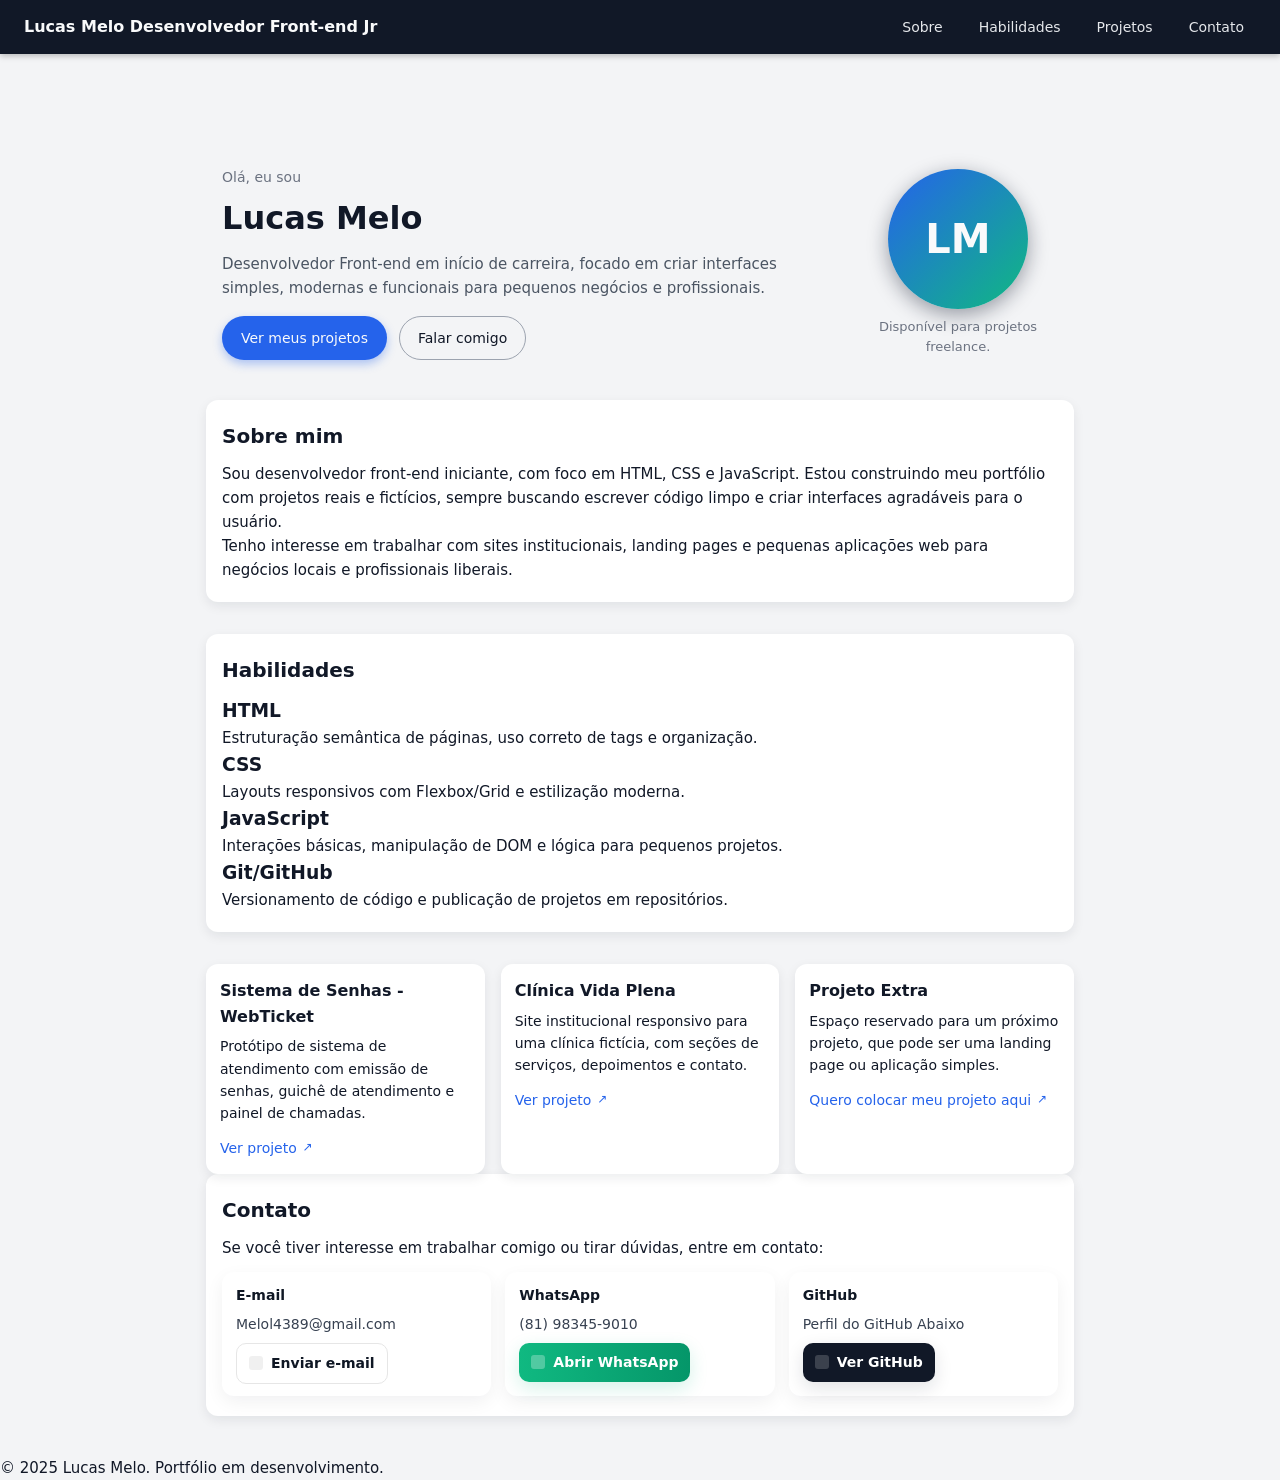
<file: Index.html>
<!DOCTYPE html>
<html lang="pt-BR">
<head>
  <meta charset="UTF-8" />
  <title>Lucas Melo - Desenvolvedor Front-end Jr</title>

  <meta name="viewport" content="width=device-width, initial-scale=1.0" />
  <meta
    name="description"
    content="Portfólio de Lucas Melo, Desenvolvedor Front-end Jr focado em HTML, CSS e JavaScript. Criação de sites institucionais, landing pages e pequenos projetos web."
  />

  <link rel="preconnect" href="https://fonts.googleapis.com" />
  <link rel="preconnect" href="https://fonts.gstatic.com" crossorigin />
  <link
    href="https://fonts.googleapis.com/css2?family=Poppins:wght@300;400;500;600;700&display=swap"
    rel="stylesheet"
  />

  <link rel="stylesheet" href="style.css" />
</head>
<body>
  <header class="topo">
    <div class="topo-esquerda">
      <div class="marca">
        <span class="marca-nome">Lucas Melo</span>
        <span class="marca-role">Desenvolvedor Front-end Jr</span>
      </div>
    </div>

    <nav class="menu">
      <a href="#sobre" class="menu-link">Sobre</a>
      <a href="#habilidades" class="menu-link">Habilidades</a>
      <a href="#projetos" class="menu-link">Projetos</a>
      <a href="#contato" class="menu-link">Contato</a>
    </nav>
  </header>

  <main>
    <!-- HERO -->
    <section class="hero">
      <div class="hero-texto">
        <p class="hero-saudacao">Olá, eu sou</p>
        <h1>Lucas Melo</h1>
        <p class="hero-subtitulo">
          Desenvolvedor Front-end em início de carreira, focado em criar interfaces
          simples, modernas e funcionais para pequenos negócios e profissionais.
        </p>
        <div class="hero-botoes">
          <a href="#projetos" class="btn-principal">Ver meus projetos</a>
          <a href="#contato" class="btn-secundario">Falar comigo</a>
        </div>
      </div>

      <div class="hero-foto">
        <div class="hero-avatar">
          <span>LM</span>
        </div>
        <p class="hero-legenda">Disponível para projetos freelance.</p>
      </div>
    </section>

    <!-- SOBRE -->
    <section id="sobre" class="secao">
      <h2>Sobre mim</h2>
      <p>
        Sou desenvolvedor front-end iniciante, com foco em HTML, CSS e JavaScript.
        Estou construindo meu portfólio com projetos reais e fictícios, sempre buscando
        escrever código limpo e criar interfaces agradáveis para o usuário.
      </p>
      <p>
        Tenho interesse em trabalhar com sites institucionais, landing pages e
        pequenas aplicações web para negócios locais e profissionais liberais.
      </p>
    </section>

    <!-- HABILIDADES -->
    <section id="habilidades" class="secao">
      <h2>Habilidades</h2>
      <div class="grade-habilidades">
        <article class="habilidade">
          <h3>HTML</h3>
          <p>Estruturação semântica de páginas, uso correto de tags e organização.</p>
        </article>
        <article class="habilidade">
          <h3>CSS</h3>
          <p>Layouts responsivos com Flexbox/Grid e estilização moderna.</p>
        </article>
        <article class="habilidade">
          <h3>JavaScript</h3>
          <p>Interações básicas, manipulação de DOM e lógica para pequenos projetos.</p>
        </article>
        <article class="habilidade">
          <h3>Git/GitHub</h3>
          <p>Versionamento de código e publicação de projetos em repositórios.</p>
        </article>
      </div>
    </section>

    <!-- PROJETOS -->
   <div class="grade-projetos">
  <article class="projeto">
    <h3>Sistema de Senhas - WebTicket</h3>
    <p>
      Protótipo de sistema de atendimento com emissão de senhas, guichê de
      atendimento e painel de chamadas.
    </p>
    <a
      href="web_ticket/index.html"
      class="projeto-link"
      target="_blank"
      rel="noopener noreferrer"
    >
      Ver projeto
    </a>
  </article>

  <article class="projeto">
    <h3>Clínica Vida Plena</h3>
    <p>
      Site institucional responsivo para uma clínica fictícia, com seções de
      serviços, depoimentos e contato.
    </p>
    <a
      href="clinica-vida-plena/index.html"
      class="projeto-link"
      target="_blank"
      rel="noopener noreferrer"
    >
      Ver projeto
    </a>
  </article>

  <article class="projeto">
    <h3>Projeto Extra</h3>
    <p>
      Espaço reservado para um próximo projeto, que pode ser uma landing page
      ou aplicação simples.
    </p>
    <a href="#contato" class="projeto-link">Quero colocar meu projeto aqui</a>
  </article>
</div>


    <!-- CONTATO -->
    <section id="contato" class="secao">
      <h2>Contato</h2>
      <p>Se você tiver interesse em trabalhar comigo ou tirar dúvidas, entre em contato:</p>

      <div class="contato-info">
        <div>
          <strong>E-mail</strong>
          <p>Melol4389@gmail.com</p>
          <a class="contato-link email" href="mailto:Melol4389@gmail.com">Enviar e-mail</a>
        </div>

        <div>
          <strong>WhatsApp</strong>
          <p>(81) 98345-9010</p>
          <a
            class="contato-link whatsapp"
            href="https://wa.me/5581983459010?text=Olá,%20gostaria%20de%20saber%20sobre%20seus%20serviços"
            target="_blank"
            rel="noopener noreferrer"
          >
            Abrir WhatsApp
          </a>
        </div>

        <div>
          <strong>GitHub</strong>
          <p>Perfil do GitHub Abaixo</p>
          <a
            class="contato-link github"
            href="https://github.com/scarx03"
            target="_blank"
            rel="noopener noreferrer"
          >
            Ver GitHub
          </a>
        </div>
      </div>
    </section>
  </main>

  <footer class="rodape">
    <p>© 2025 Lucas Melo. Portfólio em desenvolvimento.</p>
  </footer>
</body>
</html>
</file>
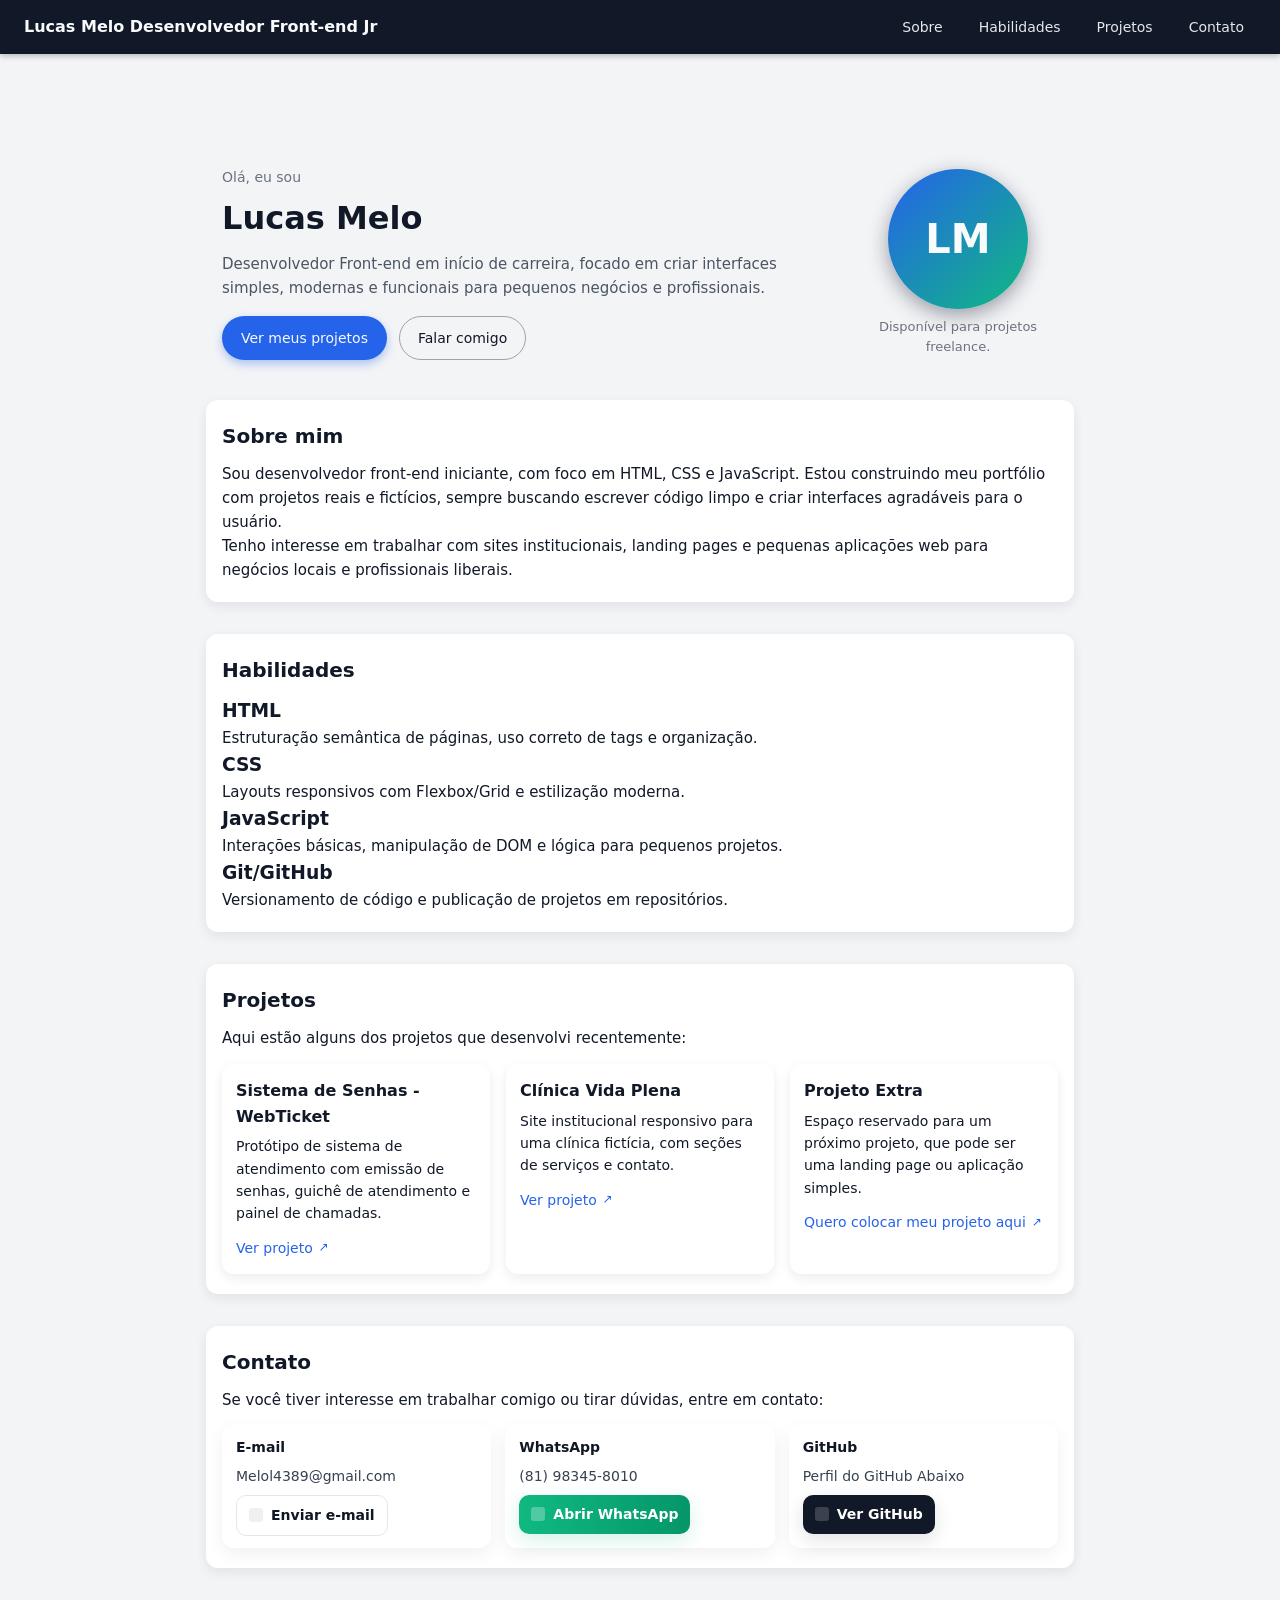
<file: index.html>
<!DOCTYPE html>
<html lang="pt-BR">
<head>
  <meta charset="UTF-8" />
  <title>Lucas Melo - Desenvolvedor Front-end Jr</title>

  <meta name="viewport" content="width=device-width, initial-scale=1.0" />
  <meta
    name="description"
    content="Portfólio de Lucas Melo, Desenvolvedor Front-end Jr focado em HTML, CSS e JavaScript. Criação de sites institucionais, landing pages e pequenos projetos web."
  />

  <link rel="preconnect" href="https://fonts.googleapis.com" />
  <link rel="preconnect" href="https://fonts.gstatic.com" crossorigin />
  <link
    href="https://fonts.googleapis.com/css2?family=Poppins:wght@300;400;500;600;700&display=swap"
    rel="stylesheet"
  />

  <link rel="stylesheet" href="style.css" />
</head>
<body>
  <header class="topo">
    <div class="topo-esquerda">
      <div class="marca">
        <span class="marca-nome">Lucas Melo</span>
        <span class="marca-role">Desenvolvedor Front-end Jr</span>
      </div>
    </div>

    <nav class="menu">
      <a href="#sobre" class="menu-link">Sobre</a>
      <a href="#habilidades" class="menu-link">Habilidades</a>
      <a href="#projetos" class="menu-link">Projetos</a>
      <a href="#contato" class="menu-link">Contato</a>
    </nav>
  </header>

  <main>
    <!-- HERO -->
    <section class="hero">
      <div class="hero-texto">
        <p class="hero-saudacao">Olá, eu sou</p>
        <h1>Lucas Melo</h1>
        <p class="hero-subtitulo">
          Desenvolvedor Front-end em início de carreira, focado em criar interfaces
          simples, modernas e funcionais para pequenos negócios e profissionais.
        </p>
        <div class="hero-botoes">
          <a href="#projetos" class="btn-principal">Ver meus projetos</a>
          <a href="#contato" class="btn-secundario">Falar comigo</a>
        </div>
      </div>

      <div class="hero-foto">
        <div class="hero-avatar">
          <span>LM</span>
        </div>
        <p class="hero-legenda">Disponível para projetos freelance.</p>
      </div>
    </section>

    <!-- SOBRE -->
    <section id="sobre" class="secao">
      <h2>Sobre mim</h2>
      <p>
        Sou desenvolvedor front-end iniciante, com foco em HTML, CSS e JavaScript.
        Estou construindo meu portfólio com projetos reais e fictícios, sempre buscando
        escrever código limpo e criar interfaces agradáveis para o usuário.
      </p>
      <p>
        Tenho interesse em trabalhar com sites institucionais, landing pages e
        pequenas aplicações web para negócios locais e profissionais liberais.
      </p>
    </section>

    <!-- HABILIDADES -->
    <section id="habilidades" class="secao">
      <h2>Habilidades</h2>
      <div class="grade-habilidades">
        <article class="habilidade">
          <h3>HTML</h3>
          <p>Estruturação semântica de páginas, uso correto de tags e organização.</p>
        </article>
        <article class="habilidade">
          <h3>CSS</h3>
          <p>Layouts responsivos com Flexbox/Grid e estilização moderna.</p>
        </article>
        <article class="habilidade">
          <h3>JavaScript</h3>
          <p>Interações básicas, manipulação de DOM e lógica para pequenos projetos.</p>
        </article>
        <article class="habilidade">
          <h3>Git/GitHub</h3>
          <p>Versionamento de código e publicação de projetos em repositórios.</p>
        </article>
      </div>
    </section>

        <!-- PROJETOS -->
    <section id="projetos" class="secao">
      <h2>Projetos</h2>
      <p>Aqui estão alguns dos projetos que desenvolvi recentemente:</p>

      <div class="grade-projetos">
        <!-- Projeto: Sistema de Senhas - WebTicket -->
        <article class="projeto">
          <h3>Sistema de Senhas - WebTicket</h3>
          <p>
            Protótipo de sistema de atendimento com emissão de senhas, guichê de
            atendimento e painel de chamadas.
          </p>
          <a
            href="web_ticket/index.html"
            class="projeto-link"
            target="_blank"
            rel="noopener noreferrer"
          >
            Ver projeto
          </a>
        </article>

        <!-- Projeto: Clínica Vida Plena -->
        <article class="projeto">
          <h3>Clínica Vida Plena</h3>
          <p>
            Site institucional responsivo para uma clínica fictícia, com seções de
            serviços e contato.
          </p>
          <a
            href="clinica-vida-plena/index.html"
            class="projeto-link"
            target="_blank"
            rel="noopener noreferrer"
          >
            Ver projeto
          </a>
        </article>

        <!-- Projeto Extra -->
        <article class="projeto">
          <h3>Projeto Extra</h3>
          <p>
            Espaço reservado para um próximo projeto, que pode ser uma landing page
            ou aplicação simples.
          </p>
          <a href="#contato" class="projeto-link">Quero colocar meu projeto aqui</a>
        </article>
      </div>
    </section>



    <!-- CONTATO -->
    <section id="contato" class="secao">
      <h2>Contato</h2>
      <p>Se você tiver interesse em trabalhar comigo ou tirar dúvidas, entre em contato:</p>

      <div class="contato-info">
        <div>
          <strong>E-mail</strong>
          <p>Melol4389@gmail.com</p>
          <a class="contato-link email" href="mailto:Melol4389@gmail.com">Enviar e-mail</a>
        </div>

        <div>
          <strong>WhatsApp</strong>
          <p>(81) 98345-8010</p>
          <a
            class="contato-link whatsapp"
            href="https://wa.me/5581983458010?text=Olá,%20gostaria%20de%20saber%20sobre%20seus%20serviços"
            target="_blank"
            rel="noopener noreferrer"
          >
            Abrir WhatsApp
          </a>
        </div>

        <div>
          <strong>GitHub</strong>
          <p>Perfil do GitHub Abaixo</p>
          <a
            class="contato-link github"
            href="https://github.com/scarx03"
            target="_blank"
            rel="noopener noreferrer"
          >
            Ver GitHub
          </a>
        </div>
      </div>
    </section>
  </main>

  <footer class="rodape">
    <p>© 2025 Lucas Melo. Portfólio em desenvolvimento.</p>
  </footer>
</body>
</html>
</file>
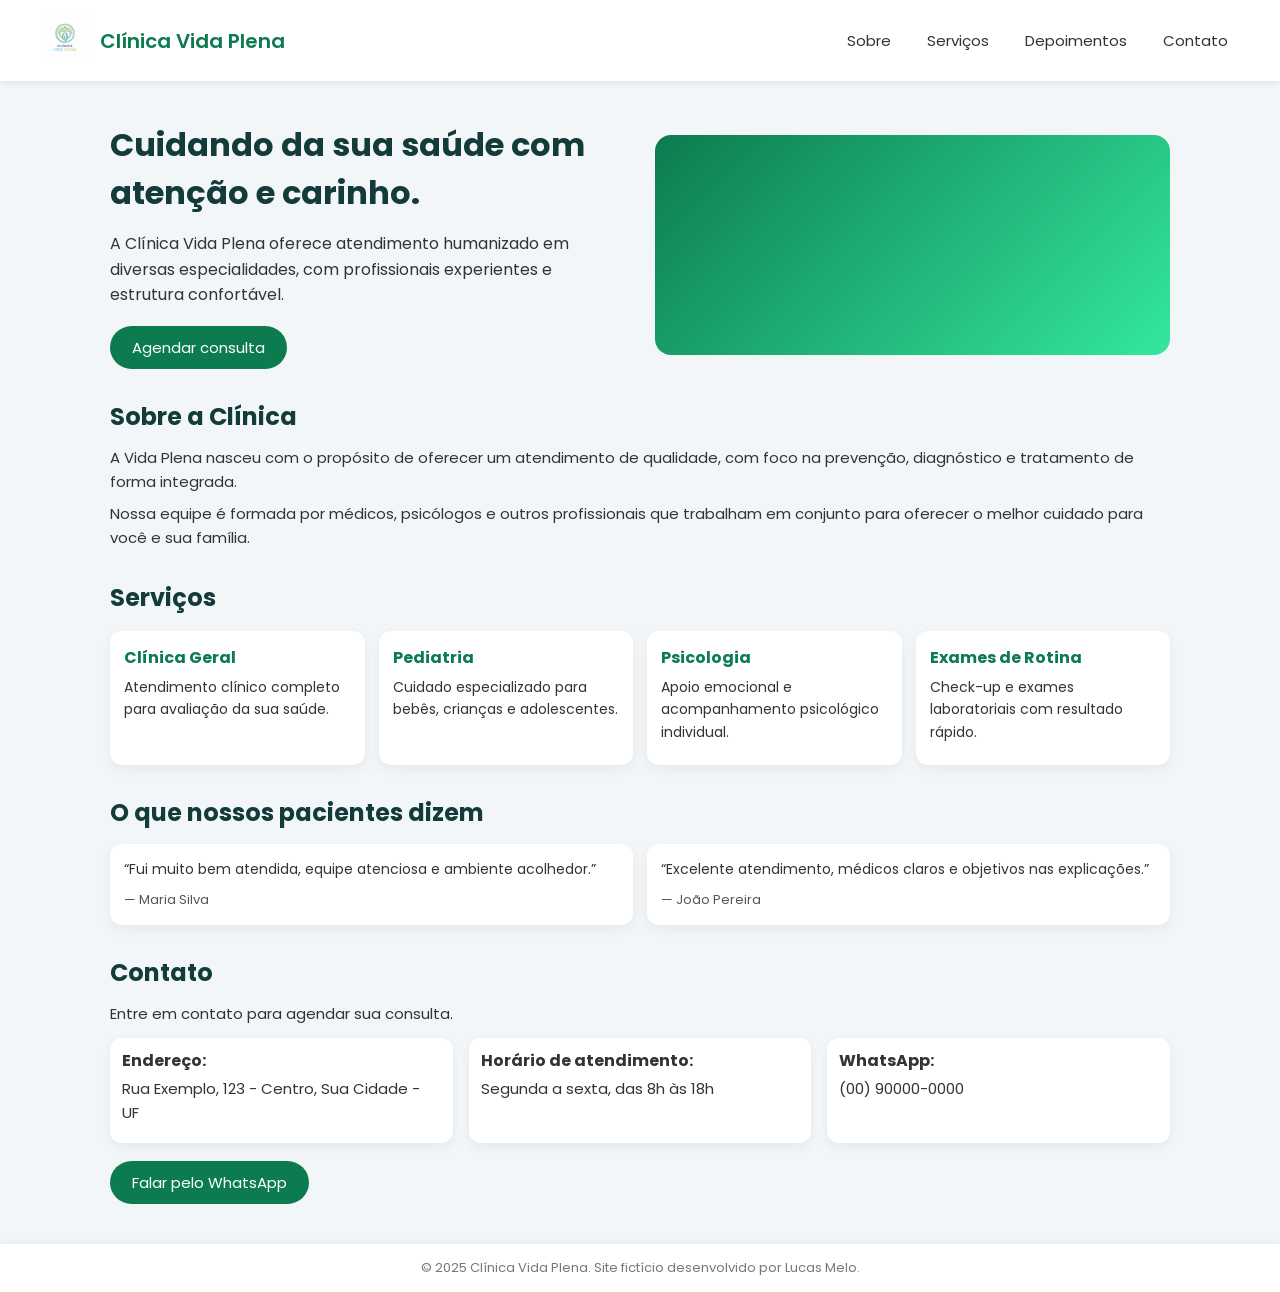
<file: clinica-vida-plena/index.html>
<!DOCTYPE html>
<html lang="pt-BR">
<head>
  <meta charset="UTF-8">
  <title>Clínica Vida Plena - Cuidando da sua Saúde</title>

  <meta name="viewport" content="width=device-width, initial-scale=1.0">

  <link rel="preconnect" href="https://fonts.googleapis.com">
  <link rel="preconnect" href="https://fonts.gstatic.com" crossorigin>
  <link href="https://fonts.googleapis.com/css2?family=Poppins:wght@300;400;500;600&display=swap" rel="stylesheet">

  <!-- APENAS UM CSS -->
  <link rel="stylesheet" href="style.css">
</head>
<body>
  <header class="topo">
    <div class="topo-esquerda">
      <div class="logo">
        <img src="logo.png" alt="Logo da Clínica Vida Plena">
      </div>
      <div class="logo-texto">
        <span>Clínica Vida Plena</span>
      </div>    
    </div>

    <nav class="menu">
      <a href="#sobre" class="menu-link">Sobre</a>
      <a href="#servicos" class="menu-link">Serviços</a>
      <a href="#depoimentos" class="menu-link">Depoimentos</a>
      <a href="#contato" class="menu-link">Contato</a>
    </nav>
  </header>

  <main>
    <!-- HERO -->
    <section class="hero">
      <div class="hero-texto">
        <h1>Cuidando da sua saúde com atenção e carinho.</h1>
        <p>
          A Clínica Vida Plena oferece atendimento humanizado em diversas especialidades,
          com profissionais experientes e estrutura confortável.
        </p>
        <a href="#contato" class="btn-principal">Agendar consulta</a>
      </div>
      <div class="hero-imagem">
        <!-- depois você coloca uma imagem ou ilustração -->
      </div>
    </section>

    <!-- SOBRE -->
    <section id="sobre" class="secao">
      <h2>Sobre a Clínica</h2>
      <p>
        A Vida Plena nasceu com o propósito de oferecer um atendimento de qualidade,
        com foco na prevenção, diagnóstico e tratamento de forma integrada.
      </p>
      <p>
        Nossa equipe é formada por médicos, psicólogos e outros profissionais que
        trabalham em conjunto para oferecer o melhor cuidado para você e sua família.
      </p>
    </section>

    <!-- SERVIÇOS -->
    <section id="servicos" class="secao">
      <h2>Serviços</h2>
      <div class="grade-servicos">
        <article class="servico">
          <h3>Clínica Geral</h3>
          <p>Atendimento clínico completo para avaliação da sua saúde.</p>
        </article>
        <article class="servico">
          <h3>Pediatria</h3>
          <p>Cuidado especializado para bebês, crianças e adolescentes.</p>
        </article>
        <article class="servico">
          <h3>Psicologia</h3>
          <p>Apoio emocional e acompanhamento psicológico individual.</p>
        </article>
        <article class="servico">
          <h3>Exames de Rotina</h3>
          <p>Check-up e exames laboratoriais com resultado rápido.</p>
        </article>
      </div>
    </section>

    <!-- DEPOIMENTOS -->
    <section id="depoimentos" class="secao">
      <h2>O que nossos pacientes dizem</h2>
      <div class="lista-depoimentos">
        <article class="depoimento">
          <p>“Fui muito bem atendida, equipe atenciosa e ambiente acolhedor.”</p>
          <span>— Maria Silva</span>
        </article>
        <article class="depoimento">
          <p>“Excelente atendimento, médicos claros e objetivos nas explicações.”</p>
          <span>— João Pereira</span>
        </article>
      </div>
    </section>

    <!-- CONTATO -->
    <section id="contato" class="secao">
      <h2>Contato</h2>
      <p>Entre em contato para agendar sua consulta.</p>
      <div class="contato-info">
        <div>
          <strong>Endereço:</strong>
          <p>Rua Exemplo, 123 - Centro, Sua Cidade - UF</p>
        </div>
        <div>
          <strong>Horário de atendimento:</strong>
          <p>Segunda a sexta, das 8h às 18h</p>
        </div>
        <div>
          <strong>WhatsApp:</strong>
          <p>(00) 90000-0000</p>
        </div>
      </div>
      <a href="https://wa.me/5500000000000?text=Olá,%20gostaria%20de%20agendar%20uma%20consulta." class="btn-principal">
        Falar pelo WhatsApp
      </a>
    </section>
  </main>

  <footer class="rodape">
    <p>© 2025 Clínica Vida Plena. Site fictício desenvolvido por Lucas Melo.</p>
  </footer>
</body>
</html>
</file>
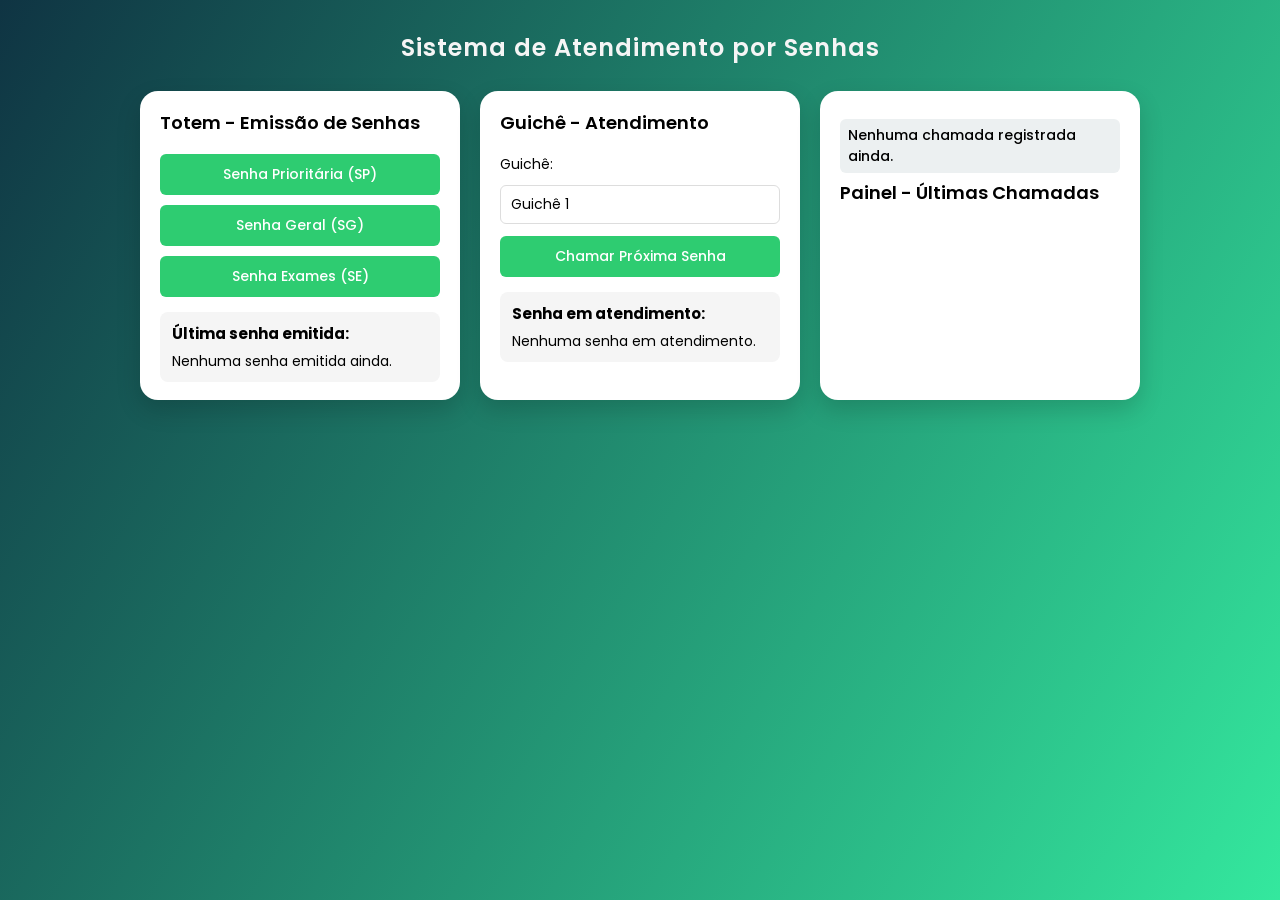
<file: web_ticket/Index.html>
<!DOCTYPE html>
<html lang="pt-BR">

<head>
  <meta charset="UTF-8">
  <title>Sistema de Senhas - Protótipo Frontend</title>

  <!-- ISSO AQUI É O QUE FALTAVA -->
  <meta name="viewport" content="width=device-width, initial-scale=1.0">

  <link rel="preconnect" href="https://fonts.googleapis.com">
  <link rel="preconnect" href="https://fonts.gstatic.com" crossorigin>
  <link href="https://fonts.googleapis.com/css2?family=Poppins:wght@300;400;500;600&display=swap" rel="stylesheet">
  <link rel="stylesheet" href="style.css">
</head>

<body>
  <h1>Sistema de Atendimento por Senhas</h1>

  <div class="container">

    <!-- Emissão de Senhas -->
    <section class="card">
      <h2>Totem - Emissão de Senhas</h2>
      <button onclick="emitirSenha('SP')">Senha Prioritária (SP)</button>
      <button onclick="emitirSenha('SG')">Senha Geral (SG)</button>
      <button onclick="emitirSenha('SE')">Senha Exames (SE)</button>  

      <div class="output">
        <h3>Última senha emitida:</h3>
        <p id="ultimaSenhaEmitida">Nenhuma senha emitida ainda.</p>
      </div>
    </section>

    <!-- Atendimento -->
    <section class="card">
      <h2>Guichê - Atendimento</h2>
      <label for="guiche">Guichê:</label>
      <input id="guiche" type="text" value="Guichê 1">

      <button onclick="chamarProximaSenha()">Chamar Próxima Senha</button>

      <div class="output">
        <h3>Senha em atendimento:</h3>
        <p id="senhaEmAtendimento">Nenhuma senha em atendimento.</p>
      </div>
    </section>

    <!-- Painel -->
    <section class="card">
      <ul id="listaPainel">
       <li>Nenhuma chamada registrada ainda.</li>
     </ul>
       <h2>Painel - Últimas Chamadas</h2>
      <ul id="listaPainel">
        <!-- Historico -->
      </ul>
    </section>

  </div>

  <script src="script.js"></script>
</body>
</html>
</file>
<file: style.css>
/* BASE / RESET SIMPLES */
* {
  box-sizing: border-box;
  margin: 0;
  padding: 0;
}

body {
  font-family: system-ui, -apple-system, BlinkMacSystemFont, "Segoe UI", sans-serif;
  background-color: #f3f4f6;
  color: #111827;
  line-height: 1.6;
}

/* Limitar largura do conteúdo */
main {
  max-width: 900px;
  margin: 80px auto 40px auto;
  padding: 0 16px;
}

h2 {
  font-size: 20px;
  margin-bottom: 10px;
  color: #111827;
  font-weight: 600;
}

p,
li {
  font-size: 15px;
}

/* TOPO / HEADER */
.topo {
  position: sticky;
  top: 0;
  z-index: 10;
  width: 100%;
  background-color: #111827;
  color: #f9fafb;
  display: flex;
  justify-content: space-between;
  align-items: center;
  padding: 10px 24px;
  box-shadow: 0 2px 6px rgba(0, 0, 0, 0.25);
}

.marca {
  font-size: 16px;
  font-weight: 600;
}

/* MENU */
.menu {
  display: flex;
  align-items: center;
  gap: 12px;
}

.menu a {
  text-decoration: none;
  color: #e5e7eb;
  font-size: 14px;
  padding: 6px 12px;
  border-radius: 999px;
  transition: background 0.15s ease, color 0.15s ease, transform 0.08s ease;
}

.menu a:hover {
  background-color: #e5e7eb;
  color: #111827;
  transform: translateY(-1px);
}

/* SEÇÕES GERAIS */
.secao {
  margin-bottom: 32px;
  padding: 20px 16px;
  background-color: #ffffff;
  border-radius: 12px;
  box-shadow: 0 4px 12px rgba(15, 23, 42, 0.08);
}

/* Sobre */
.sobre p {
  margin-bottom: 8px;
}

/* Serviços */
.servicos ul {
  list-style: disc;
  padding-left: 20px;
}

.servicos li {
  margin-bottom: 6px;
}

/* Contato base (listas antigas, se ainda tiver) */
.contato ul {
  list-style: none;
  padding-left: 0;
}

.contato li {
  margin-bottom: 6px;
}

.contato a {
  color: #2563eb;
  text-decoration: none;
}

.contato a:hover {
  text-decoration: underline;
}

/* HERO */
.hero {
  display: flex;
  justify-content: space-between;
  align-items: center;
  gap: 32px;
  padding: 32px 16px 40px 16px;
}

.hero-texto {
  flex: 1;
}

.hero-saudacao {
  font-size: 14px;
  color: #6b7280;
  margin-bottom: 4px;
}

.hero h1 {
  font-size: 32px;
  margin-bottom: 8px;
}

.hero-subtitulo {
  font-size: 15px;
  color: #4b5563;
  margin-bottom: 16px;
}

.hero-botoes {
  display: flex;
  gap: 12px;
  flex-wrap: wrap;
}

/* BOTÕES PRINCIPAIS */
.btn-principal,
.btn-secundario {
  display: inline-block;
  padding: 10px 18px;
  border-radius: 999px;
  font-size: 14px;
  font-weight: 500;
  text-decoration: none;
  border: 1px solid transparent;
  cursor: pointer;
  transition: background 0.15s ease, color 0.15s ease, transform 0.08s ease,
    box-shadow 0.15s ease;
}

/* Botão principal – destaque */
.btn-principal {
  background-color: #2563eb;
  color: #f9fafb;
  box-shadow: 0 4px 10px rgba(37, 99, 235, 0.35);
}

.btn-principal:hover {
  background-color: #1d4ed8;
  transform: translateY(-1px);
  box-shadow: 0 6px 18px rgba(37, 99, 235, 0.45);
}

/* Botão secundário – contorno */
.btn-secundario {
  background-color: transparent;
  color: #111827;
  border-color: #9ca3af;
}

.btn-secundario:hover {
  background-color: #e5e7eb;
  transform: translateY(-1px);
}

/* HERO FOTO */
.hero-foto {
  flex: 0 0 200px;
  display: flex;
  flex-direction: column;
  align-items: center;
  gap: 8px;
}

.hero-avatar {
  width: 140px;
  height: 140px;
  border-radius: 999px;
  background: linear-gradient(135deg, #2563eb, #10b981);
  display: flex;
  align-items: center;
  justify-content: center;
  color: #f9fafb;
  font-size: 40px;
  font-weight: 600;
  box-shadow: 0 6px 20px rgba(15, 23, 42, 0.4);
}

.hero-legenda {
  font-size: 13px;
  color: #6b7280;
  text-align: center;
}

/* PROJETOS */
.grade-projetos {
  display: grid;
  grid-template-columns: repeat(auto-fit, minmax(260px, 1fr));
  gap: 16px;
  margin-top: 14px;
}

.projeto {
  background-color: #ffffff;
  border-radius: 12px;
  padding: 14px;
  box-shadow: 0 4px 12px rgba(15, 23, 42, 0.08);
}

.projeto h3 {
  font-size: 16px;
  margin-bottom: 6px;
}

.projeto p {
  font-size: 14px;
  margin-bottom: 10px;
}

.projeto-link {
  display: inline-flex;
  align-items: center;
  gap: 6px;
  font-size: 14px;
  color: #2563eb;
  text-decoration: none;
  font-weight: 500;
}

.projeto-link::after {
  content: "↗";
  font-size: 12px;
}

.projeto-link:hover {
  text-decoration: underline;
}

/* ========== CONTATO - BOTÕES E LINKS ========== */

/* Container das infos (cartões) */
.contato-info {
  display: flex;
  flex-wrap: wrap;
  gap: 14px;
  margin-top: 12px;
}

/* Cada cartão de contato */
.contato-info > div {
  background: #ffffff;
  padding: 12px 14px;
  border-radius: 12px;
  box-shadow: 0 6px 18px rgba(15, 23, 42, 0.06);
  min-width: 200px;
  flex: 1 1 240px;
}

/* Título do item (E-mail / WhatsApp / GitHub) */
.contato-info strong {
  display: block;
  margin-bottom: 6px;
  color: #0f1724;
  font-size: 14px;
}

/* Texto do contato */
.contato-info p {
  margin: 0 0 8px 0;
  color: #374151;
  font-size: 14px;
}

/* Botões/links estilosos dentro do contato */
.contato-link {
  display: inline-flex;
  gap: 8px;
  align-items: center;
  text-decoration: none;
  padding: 8px 12px;
  border-radius: 10px;
  font-weight: 600;
  font-size: 14px;
  cursor: pointer;
  transition: background 0.12s ease, transform 0.08s ease,
    box-shadow 0.12s ease;
}

/* WhatsApp - botão verde */
.contato-link.whatsapp {
  background: linear-gradient(90deg, #10b981, #059669);
  color: #fff;
  box-shadow: 0 6px 18px rgba(16, 185, 129, 0.18);
}

.contato-link.whatsapp:hover {
  transform: translateY(-2px);
  box-shadow: 0 10px 28px rgba(16, 185, 129, 0.22);
}

/* Email - botão com contorno */
.contato-link.email {
  background: transparent;
  color: #0f1724;
  border: 1px solid #e6e6e6;
}

.contato-link.email:hover {
  background: #f3f4f6;
  transform: translateY(-2px);
}

/* GitHub - botão escuro */
.contato-link.github {
  background: #111827;
  color: #fff;
  box-shadow: 0 6px 18px rgba(17, 24, 39, 0.12);
}

.contato-link.github:hover {
  transform: translateY(-2px);
  box-shadow: 0 10px 28px rgba(17, 24, 39, 0.18);
}

/* pequena "badge" icônica antes do texto (sem usar imagens) */
.contato-link::before {
  content: "";
  display: inline-block;
  width: 14px;
  height: 14px;
  border-radius: 3px;
  background: rgba(255, 255, 255, 0.2);
}

/* ajustar cor da badge por tipo */
.contato-link.whatsapp::before {
  background: rgba(255, 255, 255, 0.28);
}
.contato-link.email::before {
  background: rgba(0, 0, 0, 0.06);
}
.contato-link.github::before {
  background: rgba(255, 255, 255, 0.18);
}

/* foco acessível (teclado) para todos os links/botões */
.contato-link:focus {
  outline: 3px solid rgba(37, 99, 235, 0.18);
  outline-offset: 3px;
}

/* ========== RESPONSIVO GERAL ========== */
@media (max-width: 640px) {
  .topo {
    flex-direction: column;
    align-items: flex-start;
    gap: 8px;
    padding: 10px 16px;
  }

  .menu {
    flex-wrap: wrap;
    justify-content: flex-start;
  }

  main {
    margin-top: 100px;
  }

  .hero {
    flex-direction: column;
    align-items: flex-start;
  }

  .hero-foto {
    align-self: center;
  }

  .contato-info {
    flex-direction: column;
  }

  .contato-info > div {
    width: 100%;
  }

  .contato-link {
    width: 100%;
    justify-content: center;
  }
}
</file>
<file: clinica-vida-plena/style.css>
/* RESET + base */
* {
  box-sizing: border-box;
  margin: 0;
  padding: 0;
}

body {
  font-family: 'Poppins', sans-serif;
  background-color: #f3f6f8;
  color: #333;
}

/* TOPO / HEADER */
.topo {
  width: 100%;
  background-color: #ffffff;
  display: flex;
  justify-content: space-between;
  align-items: center;
  padding: 12px 40px;
  box-shadow: 0 2px 6px rgba(0, 0, 0, 0.08);
  position: sticky;
  top: 0;
  z-index: 10;
}

.topo-esquerda {
  display: flex;
  align-items: center;
  gap: 10px;
}

.logo img {
  height: 50px;
  width: auto;
}

.logo-texto span {
  font-size: 20px;
  font-weight: 600;
  color: #0c7b4f;
}

/* MENU */
.menu {
  display: flex;
  gap: 12px;
}

.menu-link {
  text-decoration: none;
  color: #333;
  font-size: 15px;
  padding: 8px 12px;
  border-radius: 999px;
  transition: background 0.2s ease, color 0.2s ease, transform 0.08s ease;
}

.menu-link:hover {
  background-color: #0c7b4f;
  color: #ffffff;
  transform: translateY(-1px);
}

/* HERO */
.hero {
  max-width: 1100px;
  margin: 40px auto 30px auto;
  padding: 0 20px;
  display: flex;
  gap: 30px;
  align-items: center;
}

.hero-texto {
  flex: 1;
}

.hero-texto h1 {
  font-size: 32px;
  margin-bottom: 14px;
  color: #123b3a;
}

.hero-texto p {
  font-size: 16px;
  margin-bottom: 18px;
  line-height: 1.6;
}

.hero-imagem {
  flex: 1;
  min-height: 220px;
  border-radius: 16px;
  background: linear-gradient(135deg, #0c7b4f, #34e89e);
}

/* BOTÃO PRINCIPAL */
.btn-principal {
  display: inline-block;
  background-color: #0c7b4f;
  color: #ffffff;
  padding: 10px 22px;
  border-radius: 999px;
  font-size: 15px;
  text-decoration: none;
  cursor: pointer;
  transition: background 0.2s ease, transform 0.08s ease, box-shadow 0.08s ease;
}

.btn-principal:hover {
  background-color: #095737;
  box-shadow: 0 4px 12px rgba(0, 0, 0, 0.18);
  transform: translateY(-1px);
}

/* SEÇÕES GENÉRICAS */
.secao {
  max-width: 1100px;
  margin: 30px auto;
  padding: 0 20px;
}

.secao h2 {
  font-size: 24px;
  margin-bottom: 12px;
  color: #123b3a;
}

.secao p {
  font-size: 15px;
  line-height: 1.6;
  margin-bottom: 8px;
}

/* SERVIÇOS */
.grade-servicos {
  display: grid;
  grid-template-columns: repeat(4, minmax(0, 1fr));
  gap: 14px;
  margin-top: 16px;
}

.servico {
  background-color: #ffffff;
  border-radius: 12px;
  padding: 14px;
  box-shadow: 0 4px 12px rgba(0, 0, 0, 0.06);
}

.servico h3 {
  font-size: 16px;
  margin-bottom: 6px;
  color: #0c7b4f;
}

.servico p {
  font-size: 14px;
}

/* DEPOIMENTOS */
.lista-depoimentos {
  display: flex;
  flex-wrap: wrap;
  gap: 14px;
  margin-top: 14px;
}

.depoimento {
  flex: 1;
  min-width: 250px;
  background-color: #ffffff;
  border-radius: 12px;
  padding: 14px;
  box-shadow: 0 4px 12px rgba(0, 0, 0, 0.06);
}

.depoimento p {
  font-size: 14px;
  margin-bottom: 6px;
}

.depoimento span {
  font-size: 13px;
  color: #555;
}

/* CONTATO */
.contato-info {
  display: flex;
  flex-wrap: wrap;
  gap: 16px;
  margin: 12px 0 18px 0;
}

.contato-info > div {
  background-color: #ffffff;
  border-radius: 12px;
  padding: 10px 12px;
  flex: 1;
  min-width: 250px;
  box-shadow: 0 4px 12px rgba(0, 0, 0, 0.06);
}

.contato-info strong {
  display: block;
  margin-bottom: 4px;
}

/* RODAPÉ */
.rodape {
  margin-top: 40px;
  padding: 14px 20px;
  background-color: #ffffff;
  text-align: center;
  font-size: 13px;
  color: #777;
  box-shadow: 0 -2px 6px rgba(0, 0, 0, 0.05);
}

/* RESPONSIVO */
@media (max-width: 900px) {
  .hero {
    flex-direction: column;
  }

  .hero-imagem {
    width: 100%;
  }

  .grade-servicos {
    grid-template-columns: repeat(2, minmax(0, 1fr));
  }

  .topo {
    flex-direction: column;
    align-items: flex-start;
    gap: 10px;
  }

  .menu {
    flex-wrap: wrap;
    justify-content: flex-start;
  }
}

@media (max-width: 600px) {
  .grade-servicos {
    grid-template-columns: 1fr;
  }

  .topo {
    padding: 10px 16px;
  }

  .hero {
    margin-top: 24px;
  }
}
</file>
<file: web_ticket/style.css>
/* Reset + fonte */
* {
  box-sizing: border-box;
  margin: 0;
  padding: 0;
  font-family: 'Poppins', sans-serif;
}

/* Fundo geral */
body {
  background: linear-gradient(120deg, #0f3443, #34e89e);
  min-height: 100vh;
  display: flex;
  flex-direction: column;
  align-items: center;
  padding: 30px 20px 40px;
}

/* Título principal */
h1 {
  margin-bottom: 26px;
  text-align: center;
  color: #f5f5f5;
  font-weight: 600;
  letter-spacing: 1px;
  font-size: 24px;
}

/* Container dos cards */
.container {
  max-width: 1050px;
  width: 100%;
  display: flex;
  gap: 20px;
  justify-content: center;
  flex-wrap: wrap;
}

/* Cards principais */
.card {
  background: #ffffff;
  padding: 18px 20px;
  border-radius: 18px;
  box-shadow: 0 10px 25px rgba(0, 0, 0, 0.16);
  width: 320px;
}

.card h2 {
  font-size: 18px;
  margin-bottom: 18px;
  font-weight: 600;
}

/* Botões */
button {
  display: block;
  width: 100%;
  margin-bottom: 10px;
  padding: 10px;
  font-size: 14px;
  cursor: pointer;
  font-weight: 500;
  border-radius: 6px;
  border: none;
  background-color: #2ecc71;
  color: #ffffff;
  transition: background 0.15s ease, transform 0.08s ease, box-shadow 0.08s ease;
}

button:hover {
  background-color: #27ae60;
  box-shadow: 0 4px 10px rgba(0, 0, 0, 0.15);
  transform: translateY(-1px);
}

button:active {
  transform: translateY(0);
  box-shadow: none;
}

/* Área de saída/status */
.output {
  margin-top: 15px;
  padding: 10px 12px;
  background: #f5f5f5;
  border-radius: 8px;
  font-size: 14px;
}

.output h3 {
  margin-bottom: 6px;
  font-size: 15px;
}

/* Input do guichê */
label {
  font-size: 14px;
  display: block;
  margin-bottom: 4px;
}

input[type="text"] {
  width: 100%;
  padding: 8px 10px;
  margin: 6px 0 12px 0;
  border-radius: 6px;
  border: 1px solid #ddd;
  font-size: 14px;
}

/* Painel de últimas chamadas */
#listaPainel {
  list-style: none;
  padding: 0;
  margin-top: 10px;
}

#listaPainel li {
  padding: 6px 8px;
  margin-bottom: 6px;
  background: #ecf0f1;
  border-radius: 6px;
  font-size: 14px;
  font-weight: 500;
}

 /* RESPONSIVO: até 768px de largura */
 @media (max-width: 768px) {
  /* PROVA VISUAL: borda azul só no mobile */
  body {
    padding: 20px 10px 30px;
  }

  h1 {
    font-size: 20px;
    margin-bottom: 18px;
  }

  .container {
    flex-direction: column;
    align-items: center;
    max-width: 100%;
  }

  .card {
    width: 100%;
    max-width: 380px;
    margin: 0 auto 14px auto;
  }
}
</file>
